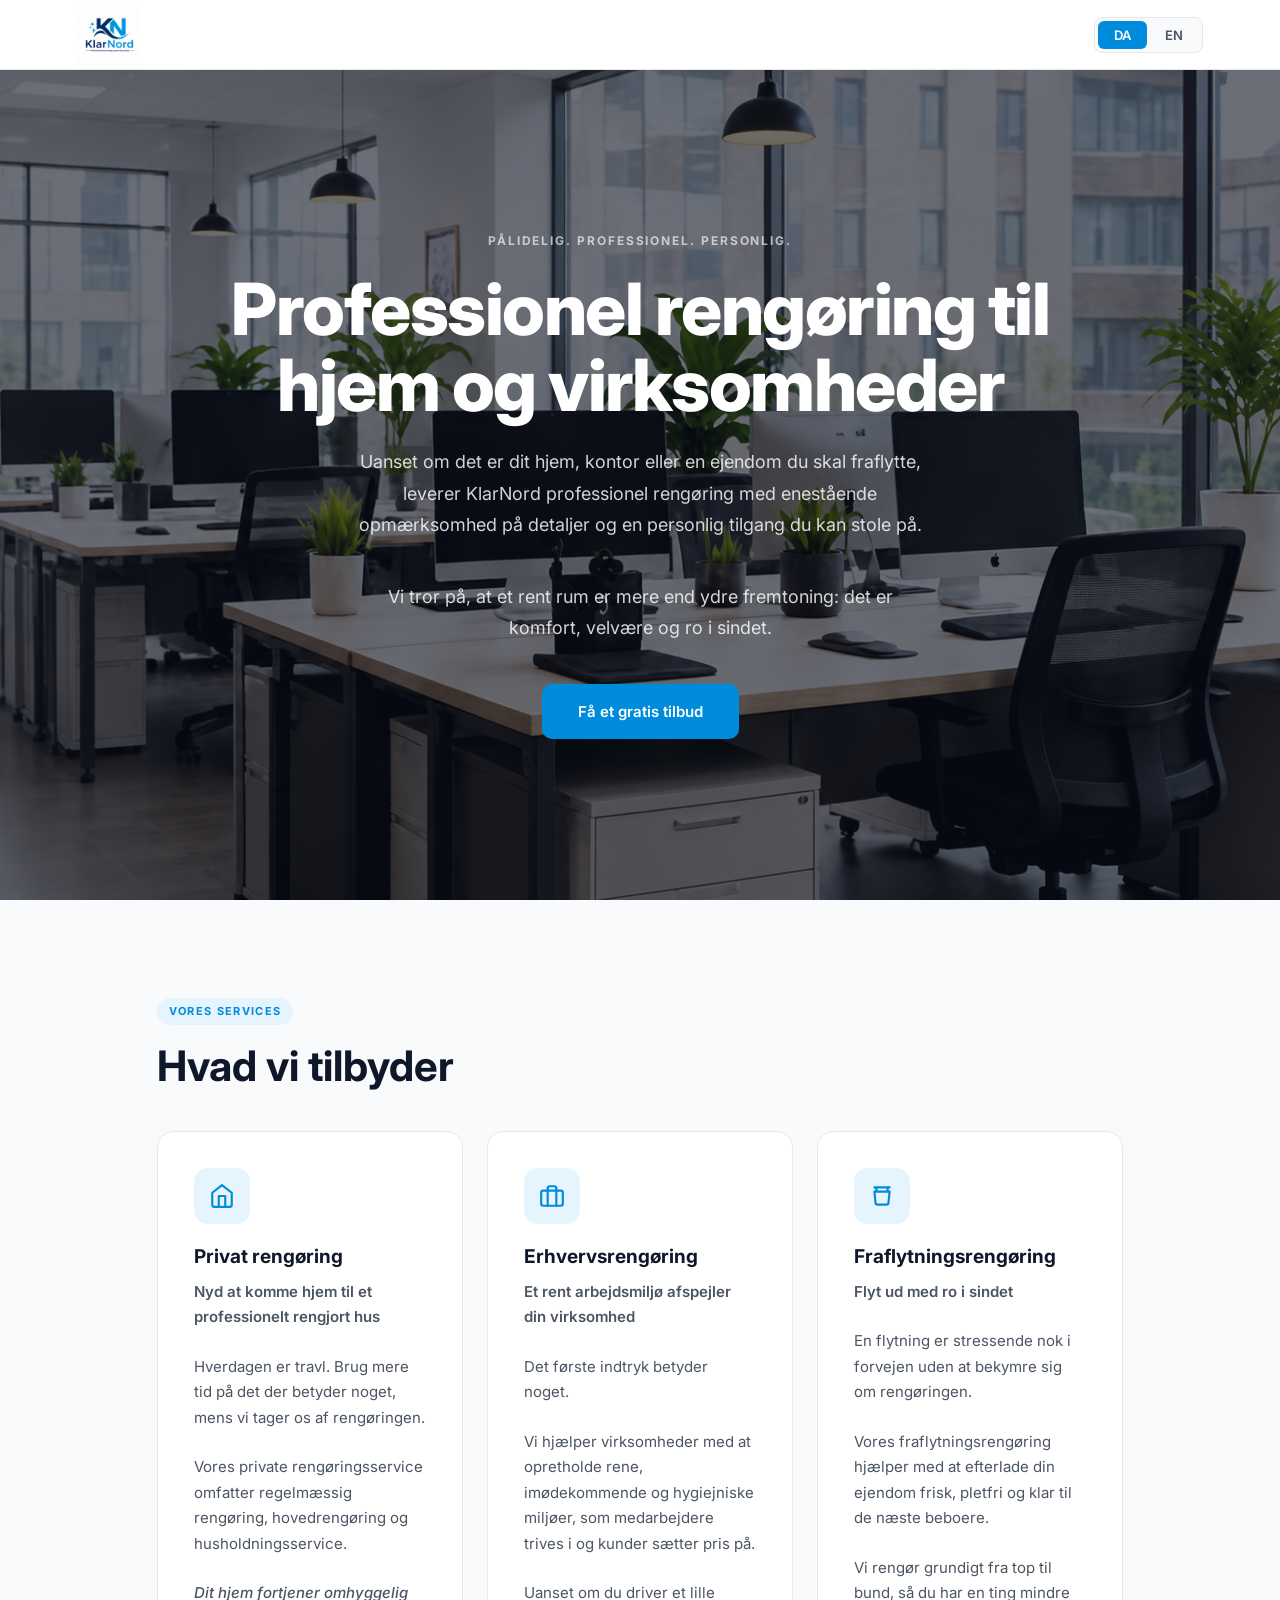
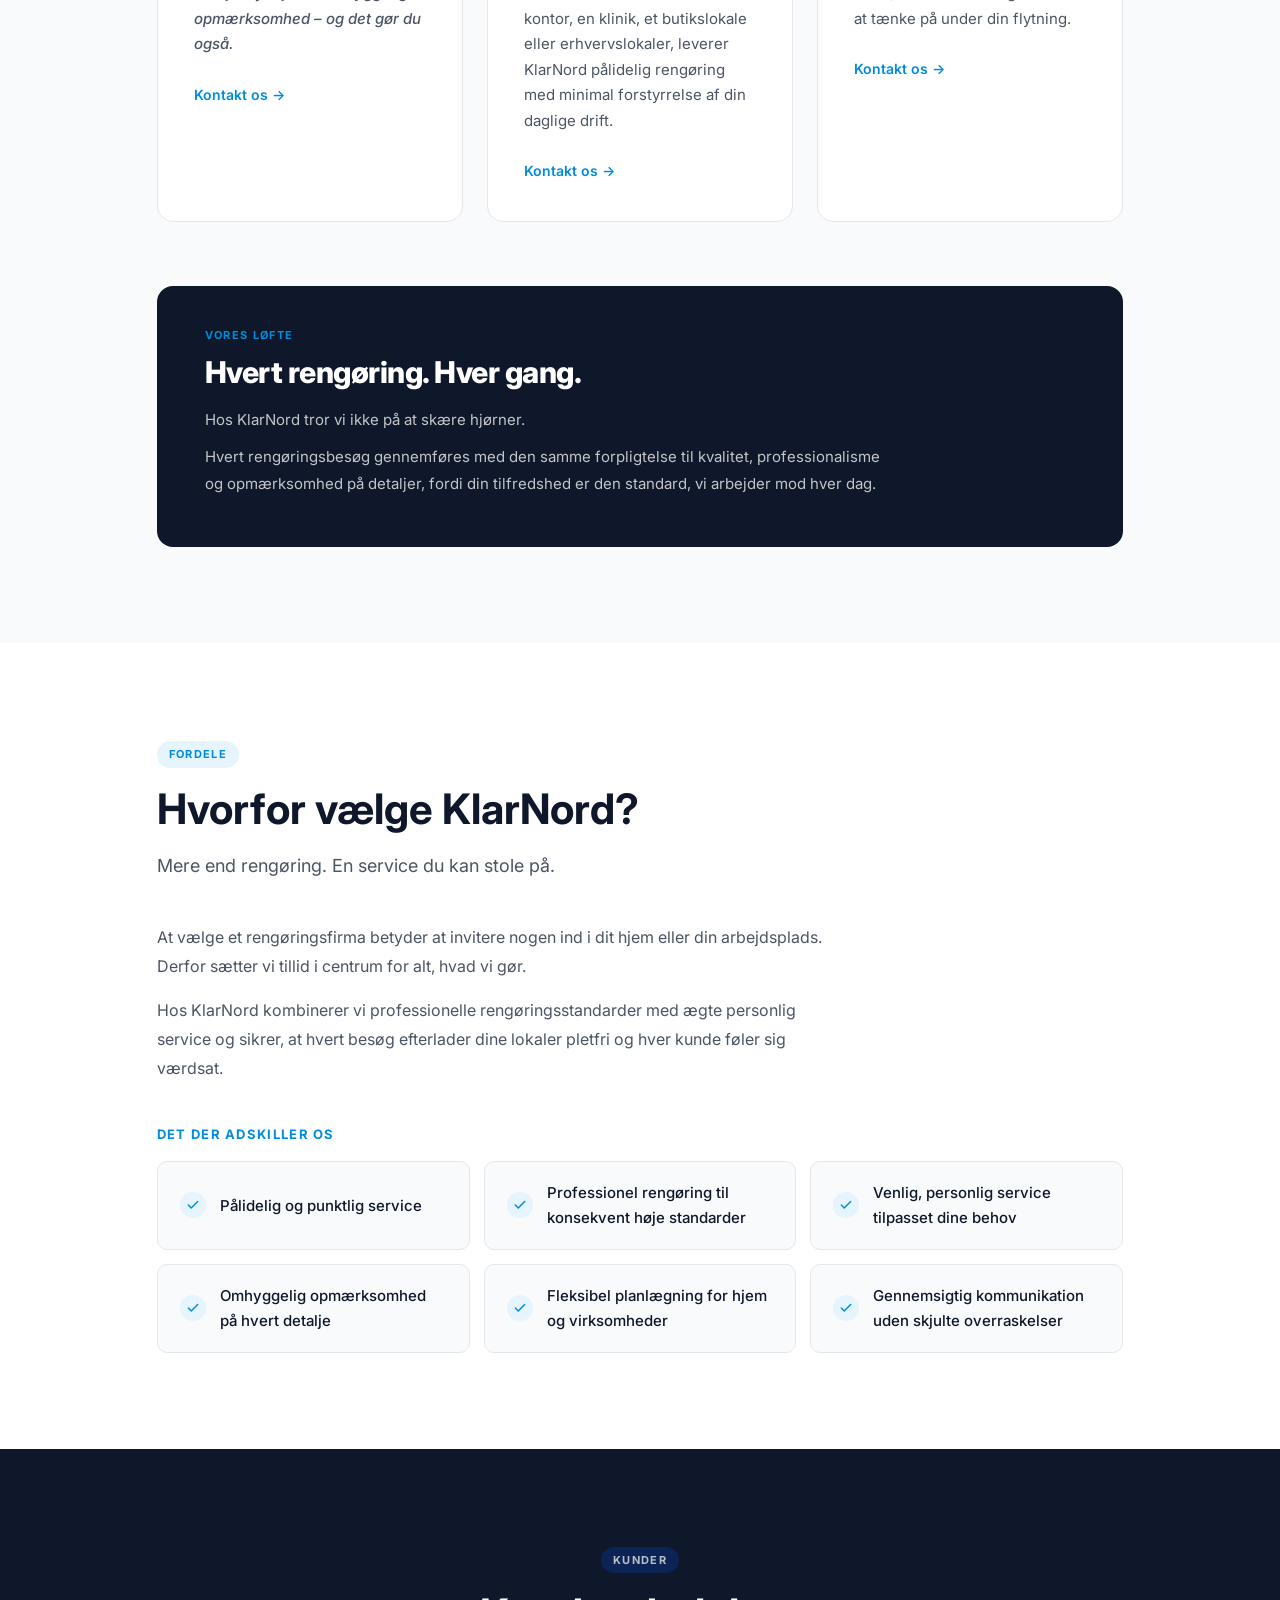
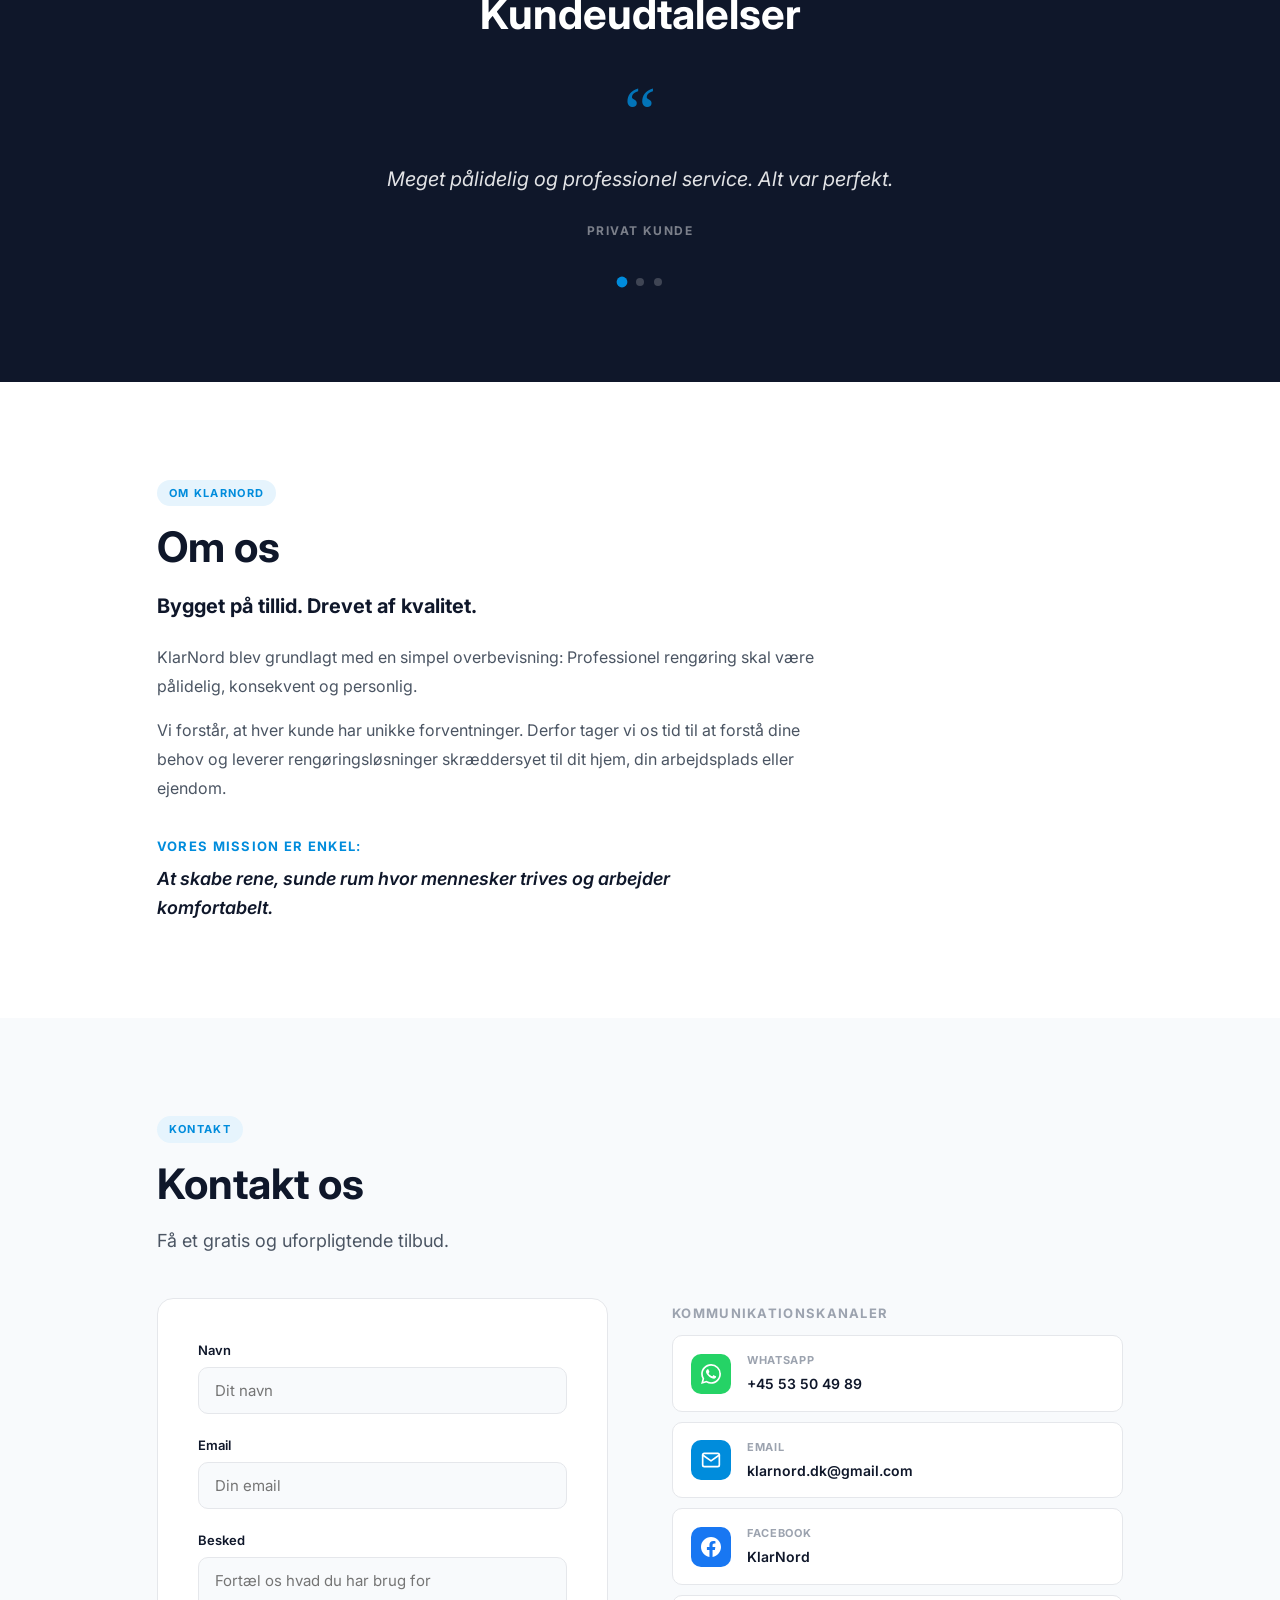
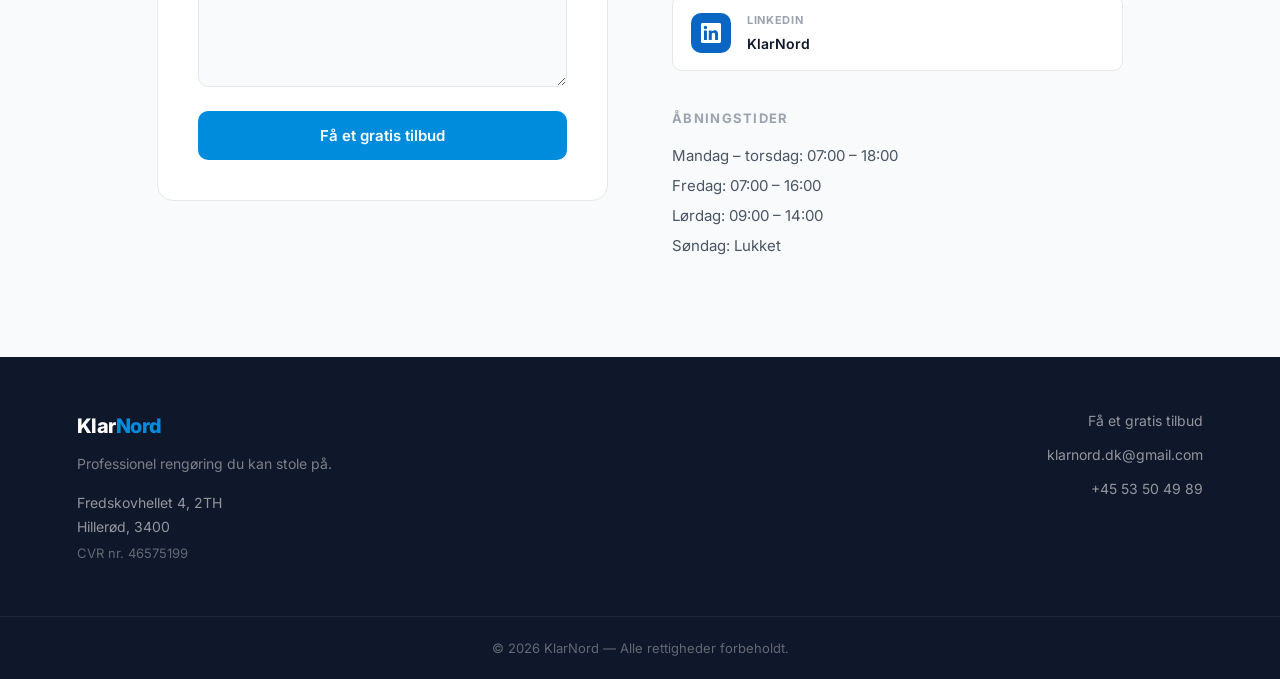
<file: index.html>
<!DOCTYPE html>
<html lang="da">
<head>
<meta charset="UTF-8">
<meta name="viewport" content="width=device-width, initial-scale=1">

<!-- Primary meta -->
<title>KlarNord – Professionel Rengøring til Hjem &amp; Virksomheder</title>
<meta name="description" content="KlarNord tilbyder professionel rengøring til private hjem, kontorer og fraflytning i Danmark. Pålidelig, fleksibel og personlig service. Få et gratis tilbud i dag.">
<meta name="robots" content="index, follow">
<link rel="icon" type="image/jpeg" href="/logo.jpg">
<link rel="apple-touch-icon" href="/logo.jpg">
<link rel="canonical" href="https://klarnord.com/">

<!-- hreflang: bilingual site, same URL -->
<link rel="alternate" hreflang="da" href="https://klarnord.com/">
<link rel="alternate" hreflang="en" href="https://klarnord.com/">
<link rel="alternate" hreflang="x-default" href="https://klarnord.com/">

<!-- Open Graph -->
<meta property="og:type" content="website">
<meta property="og:site_name" content="KlarNord">
<meta property="og:title" content="KlarNord – Professionel Rengøring til Hjem &amp; Virksomheder">
<meta property="og:description" content="Pålidelig og personlig rengøringsservice til private og erhverv i Danmark. Kontakt os for et gratis tilbud.">
<meta property="og:image" content="https://klarnord.com/hero-bg.png">
<meta property="og:url" content="https://klarnord.com/">
<meta property="og:locale" content="da_DK">
<meta property="og:locale:alternate" content="en_US">

<!-- Twitter / X card -->
<meta name="twitter:card" content="summary_large_image">
<meta name="twitter:title" content="KlarNord – Professionel Rengøring">
<meta name="twitter:description" content="Pålidelig og personlig rengøringsservice til private og erhverv i Danmark.">
<meta name="twitter:image" content="https://klarnord.com/hero-bg.png">

<!-- Fonts -->
<link rel="preconnect" href="https://fonts.googleapis.com">
<link rel="preconnect" href="https://fonts.gstatic.com" crossorigin>
<link href="https://fonts.googleapis.com/css2?family=Inter:wght@400;500;600;700;800&display=swap" rel="stylesheet">
<link rel="stylesheet" href="style.css">

<!-- Local business structured data -->
<script type="application/ld+json">
{
  "@context": "https://schema.org",
  "@type": "CleaningService",
  "name": "KlarNord",
  "description": "Professionel rengøring til private hjem, kontorer og fraflytning i Danmark.",
  "url": "https://klarnord.com",
  "telephone": "+4553504989",
  "email": "klarnord.dk@gmail.com",
  "address": {
    "@type": "PostalAddress",
    "streetAddress": "Fredskovhellet 4, 2TH",
    "addressLocality": "Hillerød",
    "postalCode": "3400",
    "addressCountry": "DK"
  },
  "areaServed": {
    "@type": "Country",
    "name": "Denmark"
  },
  "openingHoursSpecification": [
    {
      "@type": "OpeningHoursSpecification",
      "dayOfWeek": ["Monday","Tuesday","Wednesday","Thursday"],
      "opens": "07:00",
      "closes": "18:00"
    },
    {
      "@type": "OpeningHoursSpecification",
      "dayOfWeek": "Friday",
      "opens": "07:00",
      "closes": "16:00"
    },
    {
      "@type": "OpeningHoursSpecification",
      "dayOfWeek": "Saturday",
      "opens": "09:00",
      "closes": "14:00"
    }
  ],
  "sameAs": [
    "https://www.facebook.com/people/KlarNord/61591085524537/",
    "https://www.linkedin.com/company/klarnord"
  ],
  "hasOfferCatalog": {
    "@type": "OfferCatalog",
    "name": "Rengøringsservices",
    "itemListElement": [
      {
        "@type": "Offer",
        "itemOffered": { "@type": "Service", "name": "Privat rengøring" }
      },
      {
        "@type": "Offer",
        "itemOffered": { "@type": "Service", "name": "Erhvervsrengøring" }
      },
      {
        "@type": "Offer",
        "itemOffered": { "@type": "Service", "name": "Fraflytningsrengøring" }
      }
    ]
  }
}
</script>
</head>
<body>

<!-- TOPBAR -->
<header class="topbar">
  <a class="logo" href="/">
    <img src="logo.jpg" alt="KlarNord" class="logo-img">
  </a>
  <div class="lang-switch">
    <button class="lang-btn active" id="btn-da" onclick="setLang('da')">DA</button>
    <button class="lang-btn" id="btn-en" onclick="setLang('en')">EN</button>
  </div>
</header>

<!-- HERO -->
<section class="hero">
  <div class="hero-inner">
    <p class="hero-eyebrow" data-i18n="hero_sub"></p>
    <h1 data-i18n="hero_title"></h1>
    <p class="hero-body" data-i18n="hero_text"></p>
    <p class="hero-body" data-i18n="hero_text_2"></p>
    <a href="#contact" class="btn" data-i18n="cta"></a>
  </div>
</section>

<!-- SERVICES -->
<section class="services">
  <div class="section-inner">
    <p class="section-label" data-i18n="services_label"></p>
    <h2 data-i18n="services_title"></h2>

    <div class="cards fade-up">

      <div class="card">
        <div class="card-icon">
          <svg width="26" height="26" viewBox="0 0 24 24" fill="none" stroke="currentColor" stroke-width="2" stroke-linecap="round" stroke-linejoin="round" aria-hidden="true">
            <path d="M3 9l9-7 9 7v11a2 2 0 0 1-2 2H5a2 2 0 0 1-2-2z"/>
            <polyline points="9 22 9 12 15 12 15 22"/>
          </svg>
        </div>
        <h3 data-i18n="services_res_title_1"></h3>
        <p class="card-subtitle" data-i18n="services_res_subtitle_1"></p>
        <p class="card-body" data-i18n="services_res_body_1a"></p>
        <p class="card-body" data-i18n="services_res_body_1b"></p>
        <p class="card-tagline" data-i18n="services_res_tagline_1"></p>
        <a href="#contact" class="card-link" data-i18n="card_cta"></a>
      </div>

      <div class="card">
        <div class="card-icon">
          <svg width="26" height="26" viewBox="0 0 24 24" fill="none" stroke="currentColor" stroke-width="2" stroke-linecap="round" stroke-linejoin="round" aria-hidden="true">
            <rect x="2" y="7" width="20" height="14" rx="2"/>
            <path d="M16 21V5a2 2 0 0 0-2-2h-4a2 2 0 0 0-2 2v16"/>
          </svg>
        </div>
        <h3 data-i18n="services_res_title_2"></h3>
        <p class="card-subtitle" data-i18n="services_res_subtitle_2"></p>
        <p class="card-body" data-i18n="services_res_body_2a"></p>
        <p class="card-body" data-i18n="services_res_body_2b"></p>
        <p class="card-body" data-i18n="services_res_body_2c"></p>
        <a href="#contact" class="card-link" data-i18n="card_cta"></a>
      </div>

      <div class="card">
        <div class="card-icon">
          <svg width="26" height="26" viewBox="0 0 24 24" fill="none" stroke="currentColor" stroke-width="2" stroke-linecap="round" stroke-linejoin="round" aria-hidden="true">
            <path d="M5 8h14M5 8a2 2 0 1 0 0-4h14a2 2 0 1 0 0 4M5 8l1 10a2 2 0 0 0 2 2h8a2 2 0 0 0 2-2l1-10"/>
          </svg>
        </div>
        <h3 data-i18n="services_res_title_3"></h3>
        <p class="card-subtitle" data-i18n="services_res_subtitle_3"></p>
        <p class="card-body" data-i18n="services_res_body_3a"></p>
        <p class="card-body" data-i18n="services_res_body_3b"></p>
        <p class="card-body" data-i18n="services_res_body_3c"></p>
        <a href="#contact" class="card-link" data-i18n="card_cta"></a>
      </div>

    </div>

    <!-- OUR PROMISE -->
    <div class="promise-block fade-up">
      <p class="promise-label" data-i18n="promise_label"></p>
      <h3 class="promise-title" data-i18n="promise_title"></h3>
      <p class="promise-body" data-i18n="promise_body_1"></p>
      <p class="promise-body" data-i18n="promise_body_2"></p>
    </div>

  </div>
</section>

<!-- WHY -->
<section class="why">
  <div class="section-inner">
    <p class="section-label" data-i18n="why_label"></p>
    <h2 data-i18n="why_title"></h2>
    <p class="lead-text" data-i18n="why_sub"></p>
    <p class="why-body" data-i18n="why_body_1"></p>
    <p class="why-body" data-i18n="why_body_2"></p>
    <p class="why-sets-apart" data-i18n="why_sets_apart"></p>

    <div class="why-grid fade-up">
      <div class="why-item" data-i18n="why_1"></div>
      <div class="why-item" data-i18n="why_2"></div>
      <div class="why-item" data-i18n="why_3"></div>
      <div class="why-item" data-i18n="why_4"></div>
      <div class="why-item" data-i18n="why_5"></div>
      <div class="why-item" data-i18n="why_6"></div>
    </div>
  </div>
</section>

<!-- TESTIMONIALS -->
<section class="testimonials">
  <div class="section-inner">
    <p class="section-label" data-i18n="testimonials_label"></p>
    <h2 data-i18n="testimonials_title"></h2>

    <div class="testimonial-slider">

      <div class="testimonial active">
        <span class="quote-icon">&ldquo;</span>
        <p data-i18n="testimonial_1"></p>
        <span class="testimonial-role" data-i18n="testimonial_role_1"></span>
      </div>

      <div class="testimonial">
        <span class="quote-icon">&ldquo;</span>
        <p data-i18n="testimonial_2"></p>
        <span class="testimonial-role" data-i18n="testimonial_role_2"></span>
      </div>

      <div class="testimonial">
        <span class="quote-icon">&ldquo;</span>
        <p data-i18n="testimonial_3"></p>
        <span class="testimonial-role" data-i18n="testimonial_role_3"></span>
      </div>

    </div>

    <div class="dots">
      <button class="dot active" onclick="showTestimonial(0)" aria-label="Testimonial 1"></button>
      <button class="dot" onclick="showTestimonial(1)" aria-label="Testimonial 2"></button>
      <button class="dot" onclick="showTestimonial(2)" aria-label="Testimonial 3"></button>
    </div>
  </div>
</section>

<!-- ABOUT -->
<section class="about fade-up">
  <div class="section-inner">
    <p class="section-label" data-i18n="about_label"></p>
    <h2 data-i18n="about_title"></h2>
    <p class="about-subtitle" data-i18n="about_subtitle"></p>
    <p class="about-body" data-i18n="about_text"></p>
    <p class="about-body" data-i18n="about_text_2"></p>
    <p class="about-mission-lead" data-i18n="about_mission_lead"></p>
    <p class="about-mission" data-i18n="about_mission"></p>
  </div>
</section>

<!-- CONTACT -->
<section id="contact" class="contact-section">
  <div class="section-inner">
    <p class="section-label" data-i18n="contact_label"></p>
    <h2 data-i18n="contact_title"></h2>
    <p class="lead-text" data-i18n="contact_intro"></p>

    <div class="contact-grid">

      <!-- FORM -->
      <form name="contact" method="POST" data-netlify="true" action="/thank-you.html">
        <input type="hidden" name="form-name" value="contact">

        <div class="form-group">
          <label data-i18n="form_name_label"></label>
          <input type="text" name="name" data-placeholder="form_name" required>
        </div>

        <div class="form-group">
          <label data-i18n="form_email_label"></label>
          <input type="email" name="email" data-placeholder="form_email" required>
        </div>

        <div class="form-group">
          <label data-i18n="form_message_label"></label>
          <textarea name="message" rows="5" data-placeholder="form_message" required></textarea>
        </div>

        <button type="submit" class="btn" data-i18n="cta"></button>
      </form>

      <!-- CONTACT INFO -->
      <div class="contact-info">

        <div class="contact-channels">
          <h3 data-i18n="channels_title"></h3>
          <div class="channel-grid">

            <a class="channel whatsapp" href="https://wa.me/4553504989" target="_blank" rel="noopener noreferrer">
              <div class="channel-icon" aria-hidden="true">
                <svg width="20" height="20" viewBox="0 0 24 24" fill="currentColor"><path d="M17.472 14.382c-.297-.149-1.758-.867-2.03-.967-.273-.099-.471-.148-.67.15-.197.297-.767.966-.94 1.164-.173.199-.347.223-.644.075-.297-.15-1.255-.463-2.39-1.475-.883-.788-1.48-1.761-1.653-2.059-.173-.297-.018-.458.13-.606.134-.133.298-.347.446-.52.149-.174.198-.298.298-.497.099-.198.05-.371-.025-.52-.075-.149-.669-1.612-.916-2.207-.242-.579-.487-.5-.669-.51-.173-.008-.371-.01-.57-.01-.198 0-.52.074-.792.372-.272.297-1.04 1.016-1.04 2.479 0 1.462 1.065 2.875 1.213 3.074.149.198 2.096 3.2 5.077 4.487.709.306 1.262.489 1.694.625.712.227 1.36.195 1.871.118.571-.085 1.758-.719 2.006-1.413.248-.694.248-1.289.173-1.413-.074-.124-.272-.198-.57-.347m-5.421 7.403h-.004a9.87 9.87 0 01-5.031-1.378l-.361-.214-3.741.982.998-3.648-.235-.374a9.86 9.86 0 01-1.51-5.26c.001-5.45 4.436-9.884 9.888-9.884 2.64 0 5.122 1.03 6.988 2.898a9.825 9.825 0 012.893 6.994c-.003 5.45-4.437 9.884-9.885 9.884m8.413-18.297A11.815 11.815 0 0012.05 0C5.495 0 .16 5.335.157 11.892c0 2.096.547 4.142 1.588 5.945L.057 24l6.305-1.654a11.882 11.882 0 005.683 1.448h.005c6.554 0 11.89-5.335 11.893-11.893a11.821 11.821 0 00-3.48-8.413z"/></svg>
              </div>
              <div>
                <div class="label">WhatsApp</div>
                <div class="value">+45 53 50 49 89</div>
              </div>
            </a>

            <a class="channel email-ch" href="mailto:klarnord.dk@gmail.com">
              <div class="channel-icon" aria-hidden="true">
                <svg width="20" height="20" viewBox="0 0 24 24" fill="none" stroke="currentColor" stroke-width="2" stroke-linecap="round" stroke-linejoin="round"><path d="M4 4h16c1.1 0 2 .9 2 2v12c0 1.1-.9 2-2 2H4c-1.1 0-2-.9-2-2V6c0-1.1.9-2 2-2z"/><polyline points="22,6 12,13 2,6"/></svg>
              </div>
              <div>
                <div class="label">Email</div>
                <div class="value">klarnord.dk@gmail.com</div>
              </div>
            </a>

            <a class="channel facebook" href="https://www.facebook.com/people/KlarNord/61591085524537/" target="_blank" rel="noopener noreferrer">
              <div class="channel-icon" aria-hidden="true">
                <svg width="20" height="20" viewBox="0 0 24 24" fill="currentColor"><path d="M24 12.073c0-6.627-5.373-12-12-12s-12 5.373-12 12c0 5.99 4.388 10.954 10.125 11.854v-8.385H7.078v-3.47h3.047V9.43c0-3.007 1.792-4.669 4.533-4.669 1.312 0 2.686.235 2.686.235v2.953H15.83c-1.491 0-1.956.925-1.956 1.874v2.25h3.328l-.532 3.47h-2.796v8.385C19.612 23.027 24 18.062 24 12.073z"/></svg>
              </div>
              <div>
                <div class="label">Facebook</div>
                <div class="value">KlarNord</div>
              </div>
            </a>

            <a class="channel linkedin" href="https://www.linkedin.com/company/klarnord" target="_blank" rel="noopener noreferrer">
              <div class="channel-icon" aria-hidden="true">
                <svg width="20" height="20" viewBox="0 0 24 24" fill="currentColor"><path d="M20.447 20.452h-3.554v-5.569c0-1.328-.027-3.037-1.852-3.037-1.853 0-2.136 1.445-2.136 2.939v5.667H9.351V9h3.414v1.561h.046c.477-.9 1.637-1.85 3.37-1.85 3.601 0 4.267 2.37 4.267 5.455v6.286zM5.337 7.433a2.062 2.062 0 01-2.063-2.065 2.064 2.064 0 112.063 2.065zm1.782 13.019H3.555V9h3.564v11.452zM22.225 0H1.771C.792 0 0 .774 0 1.729v20.542C0 23.227.792 24 1.771 24h20.451C23.2 24 24 23.227 24 22.271V1.729C24 .774 23.2 0 22.222 0h.003z"/></svg>
              </div>
              <div>
                <div class="label">LinkedIn</div>
                <div class="value">KlarNord</div>
              </div>
            </a>

          </div>
        </div>

        <div class="hours-block">
          <h3 data-i18n="hours_title"></h3>
          <p data-i18n="hours"></p>
        </div>

      </div>
    </div>
  </div>
</section>

<!-- FOOTER -->
<footer>
  <div class="footer-inner">
    <div class="footer-brand">
      <a class="logo" href="/"><span class="logo-text">Klar<span class="logo-accent">Nord</span></span></a>
      <p data-i18n="footer_tagline"></p>
      <p class="footer-address">Fredskovhellet 4, 2TH<br>Hillerød, 3400</p>
      <p class="footer-cvr" data-i18n="footer_cvr"></p>
    </div>
    <div class="footer-links">
      <a href="#contact" data-i18n="cta"></a>
      <a href="mailto:klarnord.dk@gmail.com">klarnord.dk@gmail.com</a>
      <a href="https://wa.me/4553504989" target="_blank" rel="noopener noreferrer">+45 53 50 49 89</a>
    </div>
  </div>
  <div class="footer-bottom">
    <p>© 2026 KlarNord — <span data-i18n="footer_rights"></span></p>
  </div>
</footer>

<!-- SCRIPTS -->
<script>
// Testimonial slider
const testimonials = document.querySelectorAll(".testimonial");
const dots = document.querySelectorAll(".dot");
let testimonialIndex = 0;

function showTestimonial(i) {
  testimonials.forEach(t => t.classList.remove("active"));
  dots.forEach(d => d.classList.remove("active"));
  testimonials[i].classList.add("active");
  dots[i].classList.add("active");
  testimonialIndex = i;
}

let autoplay = setInterval(advance, 6000);

function advance() {
  showTestimonial((testimonialIndex + 1) % testimonials.length);
}

function resetAutoplay() {
  clearInterval(autoplay);
  autoplay = setInterval(advance, 6000);
}

// Touch swipe
const slider = document.querySelector(".testimonial-slider");
let touchStartX = 0;

slider.addEventListener("touchstart", e => {
  touchStartX = e.changedTouches[0].clientX;
  clearInterval(autoplay);
}, { passive: true });

slider.addEventListener("touchend", e => {
  const delta = touchStartX - e.changedTouches[0].clientX;
  if (Math.abs(delta) > 50) {
    showTestimonial(delta > 0
      ? (testimonialIndex + 1) % testimonials.length
      : (testimonialIndex - 1 + testimonials.length) % testimonials.length);
  }
  resetAutoplay();
}, { passive: true });

// Scroll fade-in animations
const observer = new IntersectionObserver((entries) => {
  entries.forEach(e => {
    if (e.isIntersecting) {
      e.target.classList.add("visible");
      observer.unobserve(e.target);
    }
  });
}, { threshold: 0.08 });

document.querySelectorAll(".fade-up").forEach(el => observer.observe(el));
</script>

<script>
const translations = {
  da: {
    hero_title: "Professionel rengøring til hjem og virksomheder",
    hero_sub: "Pålidelig. Professionel. Personlig.",
    hero_text:
      "Uanset om det er dit hjem, kontor eller en ejendom du skal fraflytte, leverer KlarNord professionel rengøring med enestående opmærksomhed på detaljer og en personlig tilgang du kan stole på.",
    hero_text_2:
      "Vi tror på, at et rent rum er mere end ydre fremtoning: det er komfort, velvære og ro i sindet.",

    cta: "Få et gratis tilbud",

    stat_clients: "Tilfredse kunder",
    stat_years: "Års erfaring",
    stat_guarantee: "Tilfredshedsgaranti",

    about_label: "Om KlarNord",
    about_title: "Om os",
    about_subtitle: "Bygget på tillid. Drevet af kvalitet.",
    about_text:
      "KlarNord blev grundlagt med en simpel overbevisning: Professionel rengøring skal være pålidelig, konsekvent og personlig.",
    about_text_2:
      "Vi forstår, at hver kunde har unikke forventninger. Derfor tager vi os tid til at forstå dine behov og leverer rengøringsløsninger skræddersyet til dit hjem, din arbejdsplads eller ejendom.",
    about_mission_lead: "Vores mission er enkel:",
    about_mission:
      "At skabe rene, sunde rum hvor mennesker trives og arbejder komfortabelt.",

    services_label: "Vores services",
    services_title: "Hvad vi tilbyder",

    services_res_title_1: "Privat rengøring",
    services_res_subtitle_1: "Nyd at komme hjem til et professionelt rengjort hus",
    services_res_body_1a: "Hverdagen er travl. Brug mere tid på det der betyder noget, mens vi tager os af rengøringen.",
    services_res_body_1b: "Vores private rengøringsservice omfatter regelmæssig rengøring, hovedrengøring og husholdningsservice.",
    services_res_tagline_1: "Dit hjem fortjener omhyggelig opmærksomhed – og det gør du også.",

    services_res_title_2: "Erhvervsrengøring",
    services_res_subtitle_2: "Et rent arbejdsmiljø afspejler din virksomhed",
    services_res_body_2a: "Det første indtryk betyder noget.",
    services_res_body_2b: "Vi hjælper virksomheder med at opretholde rene, imødekommende og hygiejniske miljøer, som medarbejdere trives i og kunder sætter pris på.",
    services_res_body_2c: "Uanset om du driver et lille kontor, en klinik, et butikslokale eller erhvervslokaler, leverer KlarNord pålidelig rengøring med minimal forstyrrelse af din daglige drift.",

    services_res_title_3: "Fraflytningsrengøring",
    services_res_subtitle_3: "Flyt ud med ro i sindet",
    services_res_body_3a: "En flytning er stressende nok i forvejen uden at bekymre sig om rengøringen.",
    services_res_body_3b: "Vores fraflytningsrengøring hjælper med at efterlade din ejendom frisk, pletfri og klar til de næste beboere.",
    services_res_body_3c: "Vi rengør grundigt fra top til bund, så du har en ting mindre at tænke på under din flytning.",

    promise_label: "Vores løfte",
    promise_title: "Hvert rengøring. Hver gang.",
    promise_body_1: "Hos KlarNord tror vi ikke på at skære hjørner.",
    promise_body_2: "Hvert rengøringsbesøg gennemføres med den samme forpligtelse til kvalitet, professionalisme og opmærksomhed på detaljer, fordi din tilfredshed er den standard, vi arbejder mod hver dag.",

    card_cta: "Kontakt os",

    testimonials_label: "Kunder",
    testimonials_title: "Kundeudtalelser",
    testimonial_1: "Meget pålidelig og professionel service. Alt var perfekt.",
    testimonial_2: "Fantastisk kommunikation og stor opmærksomhed på detaljer.",
    testimonial_3: "Den bedste rengøringsservice vi har brugt.",
    testimonial_role_1: "Privat kunde",
    testimonial_role_2: "Kontor kunde",
    testimonial_role_3: "Ejendomsadministrator",

    why_label: "Fordele",
    why_title: "Hvorfor vælge KlarNord?",
    why_sub: "Mere end rengøring. En service du kan stole på.",
    why_body_1: "At vælge et rengøringsfirma betyder at invitere nogen ind i dit hjem eller din arbejdsplads. Derfor sætter vi tillid i centrum for alt, hvad vi gør.",
    why_body_2: "Hos KlarNord kombinerer vi professionelle rengøringsstandarder med ægte personlig service og sikrer, at hvert besøg efterlader dine lokaler pletfri og hver kunde føler sig værdsat.",
    why_sets_apart: "Det der adskiller os",

    why_1: "Pålidelig og punktlig service",
    why_2: "Professionel rengøring til konsekvent høje standarder",
    why_3: "Venlig, personlig service tilpasset dine behov",
    why_4: "Omhyggelig opmærksomhed på hvert detalje",
    why_5: "Fleksibel planlægning for hjem og virksomheder",
    why_6: "Gennemsigtig kommunikation uden skjulte overraskelser",

    contact_label: "Kontakt",
    contact_title: "Kontakt os",
    contact_intro: "Få et gratis og uforpligtende tilbud.",

    form_name_label: "Navn",
    form_name: "Dit navn",
    form_email_label: "Email",
    form_email: "Din email",
    form_message_label: "Besked",
    form_message: "Fortæl os hvad du har brug for",

    channels_title: "Kommunikationskanaler",

    hours_title: "Åbningstider",
    hours:
      "Mandag – torsdag: 07:00 – 18:00\nFredag: 07:00 – 16:00\nLørdag: 09:00 – 14:00\nSøndag: Lukket",

    footer_tagline: "Professionel rengøring du kan stole på.",
    footer_cvr: "CVR nr. 46575199",
    footer_rights: "Alle rettigheder forbeholdt."
  },

  en: {
    hero_title: "Professional Cleaning for Homes & Businesses",
    hero_sub: "Reliable. Professional. Personal.",
    hero_text:
      "Whether it's your home, office, or property you're preparing to move out of, KlarNord delivers professional cleaning services with exceptional attention to detail and a personal approach you can rely on.",
    hero_text_2:
      "We believe a clean space is more than appearance: it's comfort, wellbeing, and peace of mind.",

    cta: "Get a Free Quote",

    stat_clients: "Happy clients",
    stat_years: "Years of experience",
    stat_guarantee: "Satisfaction guarantee",

    about_label: "About KlarNord",
    about_title: "About Us",
    about_subtitle: "Built on Trust. Driven by Quality.",
    about_text:
      "KlarNord was founded with a simple belief: Professional cleaning should be reliable, consistent, and personal.",
    about_text_2:
      "We understand that every customer has unique expectations. That's why we take the time to understand your needs and provide cleaning solutions tailored to your home, workplace, or property.",
    about_mission_lead: "Our mission is simple:",
    about_mission:
      "To create clean, healthy spaces where people feel comfortable living and working.",

    services_label: "Our Services",
    services_title: "What We Offer",

    services_res_title_1: "Residential Cleaning",
    services_res_subtitle_1: "Enjoy Coming Home to a Professionally Cleaned House",
    services_res_body_1a: "Life is busy. Spend more time doing what matters while we take care of the cleaning.",
    services_res_body_1b: "Our residential cleaning services include regular cleaning, deep cleaning, and housekeeping.",
    services_res_tagline_1: "Your home deserves careful attention and so do you.",

    services_res_title_2: "Commercial Cleaning",
    services_res_subtitle_2: "A Clean Workplace Reflects Your Business",
    services_res_body_2a: "First impressions matter.",
    services_res_body_2b: "We help businesses maintain clean, welcoming, and hygienic environments that employees enjoy working in and customers appreciate visiting.",
    services_res_body_2c: "Whether you operate a small office, clinic, retail space, or commercial premises, KlarNord delivers dependable cleaning with minimal disruption to your daily operations.",

    services_res_title_3: "Move-Out Cleaning",
    services_res_subtitle_3: "Move Out with Confidence",
    services_res_body_3a: "Moving is stressful enough without worrying about the cleaning.",
    services_res_body_3b: "Our move-out cleaning service helps leave your property fresh, spotless, and ready for its next occupants.",
    services_res_body_3c: "We clean thoroughly from top to bottom, giving you one less thing to think about during your move.",

    promise_label: "Our Promise",
    promise_title: "Every Clean. Every Time.",
    promise_body_1: "At KlarNord, we don't believe in cutting corners.",
    promise_body_2: "Every cleaning visit is completed with the same commitment to quality, professionalism, and attention to detail, because your satisfaction is the standard we work towards every day.",

    card_cta: "Contact us",

    testimonials_label: "Clients",
    testimonials_title: "What Our Clients Say",
    testimonial_1: "Very professional and reliable service. Everything was spotless.",
    testimonial_2: "Excellent communication and great attention to detail.",
    testimonial_3: "Best cleaning service we've used.",
    testimonial_role_1: "Private Client",
    testimonial_role_2: "Office Client",
    testimonial_role_3: "Property Manager",

    why_label: "Benefits",
    why_title: "Why Choose KlarNord?",
    why_sub: "More Than Cleaning. A Service You Can Trust.",
    why_body_1: "Choosing a cleaning company means inviting someone into your home or workplace. That's why we place trust at the heart of everything we do.",
    why_body_2: "At KlarNord, we combine professional cleaning standards with genuine personal service, ensuring every visit leaves your space spotless and every customer feeling valued.",
    why_sets_apart: "What sets us apart",

    why_1: "Reliable and punctual service",
    why_2: "Professional cleaning to consistently high standards",
    why_3: "Friendly, personal service tailored to your needs",
    why_4: "Careful attention to every detail",
    why_5: "Flexible scheduling for homes and businesses",
    why_6: "Transparent communication with no hidden surprises",

    contact_label: "Contact",
    contact_title: "Get In Touch",
    contact_intro: "Get a free, no-obligation quote today.",

    form_name_label: "Name",
    form_name: "Your name",
    form_email_label: "Email",
    form_email: "Your email",
    form_message_label: "Message",
    form_message: "Tell us what you need",

    channels_title: "Communication Channels",

    hours_title: "Opening Hours",
    hours:
      "Monday – Thursday: 07:00 – 18:00\nFriday: 07:00 – 16:00\nSaturday: 09:00 – 14:00\nSunday: Closed",

    footer_tagline: "Professional cleaning you can trust.",
    footer_cvr: "CVR no. 46575199",
    footer_rights: "All rights reserved."
  }
};

function setLang(lang) {
  const dict = translations[lang];

  document.querySelectorAll("[data-i18n]").forEach(el => {
    const key = el.getAttribute("data-i18n");
    if (dict[key] !== undefined) el.textContent = dict[key];
  });

  document.querySelectorAll("[data-placeholder]").forEach(el => {
    const key = el.getAttribute("data-placeholder");
    if (dict[key] !== undefined) el.placeholder = dict[key];
  });

  document.querySelectorAll(".lang-btn").forEach(btn => btn.classList.remove("active"));
  const activeBtn = document.getElementById("btn-" + lang);
  if (activeBtn) activeBtn.classList.add("active");

  localStorage.setItem("lang", lang);
}

document.addEventListener("DOMContentLoaded", () => {
  setLang(localStorage.getItem("lang") || "da");
});
</script>

</body>
</html>
</file>
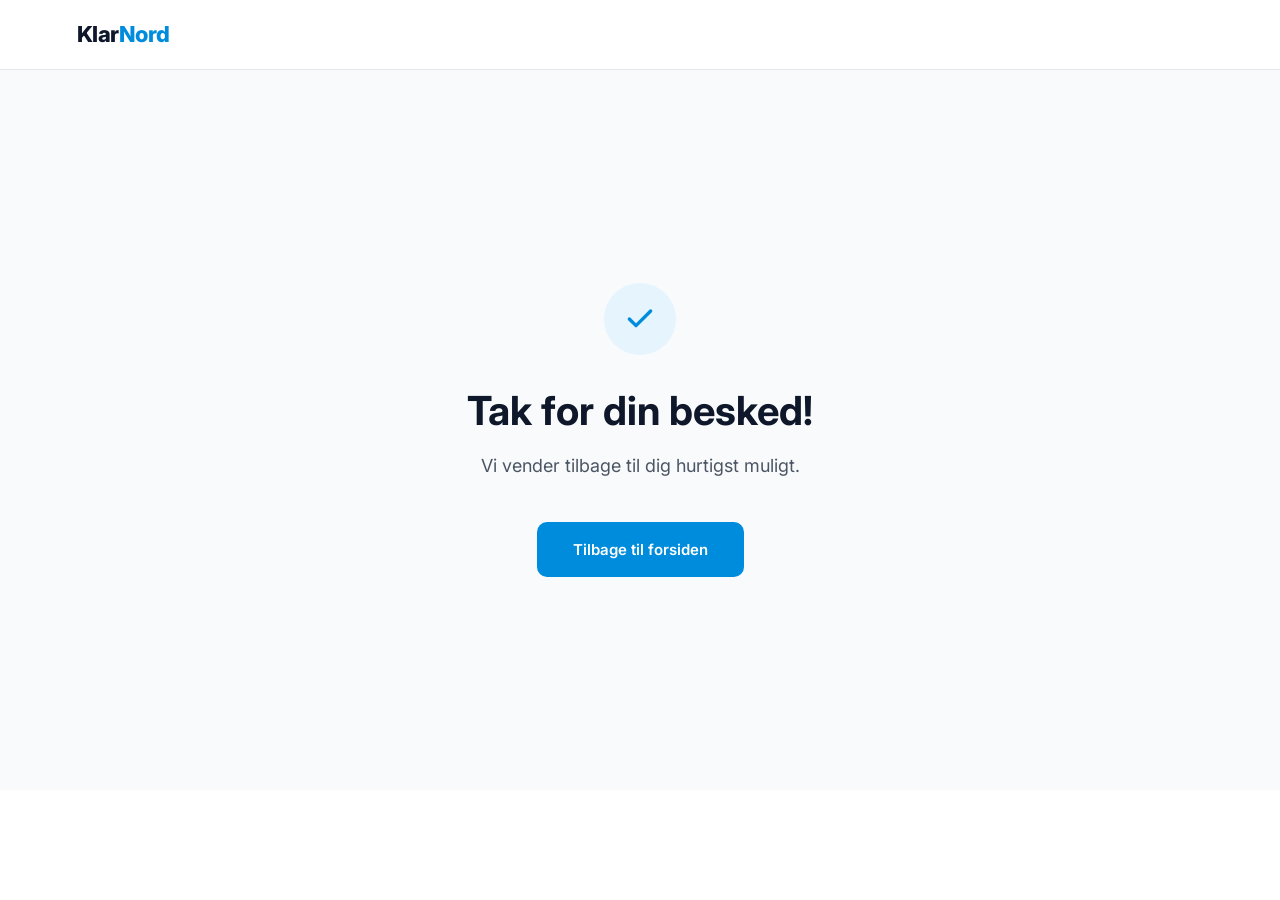
<file: thank-you.html>
<!DOCTYPE html>
<html lang="da">
<head>
<meta charset="UTF-8">
<meta name="viewport" content="width=device-width, initial-scale=1">
<title>KlarNord – Tak</title>
<meta name="robots" content="noindex, nofollow">
<link rel="icon" type="image/jpeg" href="/logo.jpg">
<link rel="apple-touch-icon" href="/logo.jpg">
<link rel="preconnect" href="https://fonts.googleapis.com">
<link rel="preconnect" href="https://fonts.gstatic.com" crossorigin>
<link href="https://fonts.googleapis.com/css2?family=Inter:wght@400;500;600;700;800&display=swap" rel="stylesheet">
<link rel="stylesheet" href="style.css">
</head>
<body>

<header class="topbar">
  <a class="logo" href="/">
    <span class="logo-text">Klar<span class="logo-accent">Nord</span></span>
  </a>
</header>

<section style="min-height:80vh; display:flex; align-items:center; justify-content:center; text-align:center; padding:64px 6%; background:var(--bg-alt);">
  <div style="max-width:520px;">
    <div style="width:72px;height:72px;background:var(--blue-light);border-radius:50%;display:flex;align-items:center;justify-content:center;margin:0 auto 32px;">
      <svg width="32" height="32" viewBox="0 0 24 24" fill="none" stroke="var(--blue)" stroke-width="2.5" stroke-linecap="round" stroke-linejoin="round" aria-hidden="true"><polyline points="20 6 9 17 4 12"/></svg>
    </div>
    <h1 style="font-size:clamp(28px,5vw,40px);margin-bottom:16px;" data-i18n="thank_title"></h1>
    <p style="font-size:18px;color:var(--text);margin-bottom:40px;" data-i18n="thank_text"></p>
    <a href="/" class="btn" data-i18n="thank_btn"></a>
  </div>
</section>

<script>
const translations = {
  da: {
    thank_title: "Tak for din besked!",
    thank_text: "Vi vender tilbage til dig hurtigst muligt.",
    thank_btn: "Tilbage til forsiden"
  },
  en: {
    thank_title: "Thank you for your message!",
    thank_text: "We will get back to you as soon as possible.",
    thank_btn: "Back to homepage"
  }
};

function setLang(lang) {
  const dict = translations[lang];
  document.querySelectorAll("[data-i18n]").forEach(el => {
    const key = el.getAttribute("data-i18n");
    if (dict[key] !== undefined) el.textContent = dict[key];
  });
}

setLang(localStorage.getItem("lang") || "da");
</script>

</body>
</html>
</file>
<file: style.css>
/* ==========================================
   DESIGN TOKENS
========================================== */
:root {
  --blue: #008cdc;
  --blue-hover: #0078bb;
  --blue-light: #e6f4fd;
  --dark: #0f172a;
  --text: #4b5563;
  --text-muted: #9ca3af;
  --bg: #ffffff;
  --bg-alt: #f8fafc;
  --border: #e5e7eb;
  --radius: 16px;
  --radius-sm: 10px;
  --shadow-sm: 0 2px 8px rgba(15,23,42,0.06);
  --shadow: 0 8px 32px rgba(15,23,42,0.10);
  --shadow-blue: 0 8px 28px rgba(0,140,220,0.30);
  --transition: 0.2s ease;
}

/* ==========================================
   RESET & BASE
========================================== */
*, *::before, *::after {
  margin: 0;
  padding: 0;
  box-sizing: border-box;
}

html {
  scroll-behavior: smooth;
}

body {
  font-family: 'Inter', system-ui, -apple-system, sans-serif;
  font-size: 16px;
  line-height: 1.7;
  color: var(--text);
  background: var(--bg);
  -webkit-font-smoothing: antialiased;
}

h1, h2, h3 {
  color: var(--dark);
  line-height: 1.2;
  font-weight: 700;
}

h2 {
  font-size: clamp(28px, 4vw, 42px);
  margin-bottom: 16px;
}

h3 {
  font-size: 19px;
  margin-bottom: 10px;
}

/* ==========================================
   LAYOUT UTILITIES
========================================== */
.section-inner {
  max-width: 1120px;
  margin: 0 auto;
  padding: 0 6%;
}

section {
  padding: 96px 0;
}

.section-label {
  display: inline-block;
  font-size: 11px;
  font-weight: 700;
  letter-spacing: 0.12em;
  text-transform: uppercase;
  color: var(--blue);
  background: var(--blue-light);
  padding: 4px 12px;
  border-radius: 100px;
  margin-bottom: 16px;
}

.lead-text {
  font-size: 18px;
  color: var(--text);
  max-width: 640px;
  line-height: 1.8;
  margin-bottom: 40px;
}

/* ==========================================
   SCROLL ANIMATIONS
========================================== */
.fade-up {
  opacity: 0;
  transform: translateY(28px);
  transition: opacity 0.6s ease, transform 0.6s ease;
}

.fade-up.visible {
  opacity: 1;
  transform: none;
}

@media (prefers-reduced-motion: reduce) {
  .fade-up {
    opacity: 1;
    transform: none;
  }
}

/* ==========================================
   TOPBAR
========================================== */
.topbar {
  display: flex;
  justify-content: space-between;
  align-items: center;
  padding: 0 6%;
  height: 70px;
  background: rgba(255, 255, 255, 0.92);
  backdrop-filter: blur(12px);
  -webkit-backdrop-filter: blur(12px);
  border-bottom: 1px solid var(--border);
  position: sticky;
  top: 0;
  z-index: 1000;
}

.logo {
  text-decoration: none;
}

.logo-img {
  height: 64px;
  width: auto;
  display: block;
  mix-blend-mode: multiply;
}

.logo-text {
  font-size: 22px;
  font-weight: 800;
  color: var(--dark);
  letter-spacing: -0.5px;
  font-family: inherit;
}

.logo-accent {
  color: var(--blue);
}

@media (max-width: 640px) {
  .logo-img {
    height: 50px;
  }
}

.lang-switch {
  display: flex;
  background: var(--bg-alt);
  border: 1px solid var(--border);
  border-radius: 8px;
  padding: 3px;
  gap: 2px;
}

.lang-btn {
  padding: 6px 16px;
  font-size: 13px;
  font-weight: 600;
  font-family: inherit;
  border: none;
  background: transparent;
  color: var(--text);
  border-radius: 6px;
  cursor: pointer;
  transition: background var(--transition), color var(--transition);
}

.lang-btn.active {
  background: var(--blue);
  color: white;
}

.lang-btn:not(.active):hover {
  background: var(--border);
}

/* ==========================================
   BUTTON
========================================== */
.btn {
  display: inline-block;
  background: var(--blue);
  color: white;
  padding: 15px 36px;
  font-size: 15px;
  font-weight: 600;
  font-family: inherit;
  text-decoration: none;
  border-radius: var(--radius-sm);
  border: none;
  cursor: pointer;
  transition: background var(--transition), transform var(--transition), box-shadow var(--transition);
  white-space: nowrap;
}

.btn:hover {
  background: var(--blue-hover);
  transform: translateY(-2px);
  box-shadow: var(--shadow);
}

/* ==========================================
   HERO
========================================== */
.hero {
  min-height: calc(100vh - 70px);
  background:
    linear-gradient(rgba(9, 14, 28, 0.60), rgba(9, 14, 28, 0.60)),
    url("hero-bg.png");
  background-size: cover;
  background-position: center;
  display: flex;
  align-items: center;
  justify-content: center;
  text-align: center;
  color: white;
  padding: 64px 6%;
}

.hero-inner {
  max-width: 820px;
}

.hero-eyebrow {
  font-size: 12px;
  font-weight: 700;
  letter-spacing: 0.16em;
  text-transform: uppercase;
  color: rgba(255, 255, 255, 0.65);
  margin-bottom: 20px;
}

.hero h1 {
  font-size: clamp(40px, 7vw, 72px);
  font-weight: 800;
  color: white;
  letter-spacing: -1.5px;
  margin-bottom: 24px;
  line-height: 1.05;
}

.hero .hero-body {
  font-size: 18px;
  color: rgba(255, 255, 255, 0.82);
  max-width: 580px;
  margin: 0 auto 40px;
  line-height: 1.75;
}


/* ==========================================
   ABOUT
========================================== */
.about {
  background: var(--bg);
}

.about-subtitle {
  font-size: 20px;
  font-weight: 700;
  color: var(--dark);
  margin-bottom: 20px;
}

.about-body {
  font-size: 16px;
  color: var(--text);
  max-width: 680px;
  line-height: 1.8;
  margin-bottom: 16px;
}

.about-mission-lead {
  font-size: 13px;
  font-weight: 700;
  text-transform: uppercase;
  letter-spacing: 0.10em;
  color: var(--blue);
  margin-top: 32px;
  margin-bottom: 8px;
}

.about-mission {
  font-size: 18px;
  font-weight: 600;
  color: var(--dark);
  max-width: 600px;
  line-height: 1.6;
  font-style: italic;
}

/* ==========================================
   SERVICES
========================================== */
.services {
  background: var(--bg-alt);
}

.cards {
  display: grid;
  grid-template-columns: repeat(auto-fit, minmax(280px, 1fr));
  gap: 24px;
  margin-top: 40px;
}

.card {
  background: var(--bg);
  border: 1px solid var(--border);
  padding: 36px;
  border-radius: var(--radius);
  transition: box-shadow var(--transition), transform var(--transition), border-color var(--transition);
}

.card:hover {
  box-shadow: var(--shadow);
  transform: translateY(-4px);
  border-color: #c7d8ff;
}

.card-icon {
  width: 56px;
  height: 56px;
  background: var(--blue-light);
  border-radius: 14px;
  display: flex;
  align-items: center;
  justify-content: center;
  color: var(--blue);
  margin-bottom: 22px;
}

.card h3 {
  font-size: 19px;
  font-weight: 700;
  color: var(--dark);
  margin-bottom: 10px;
}

.card p {
  color: var(--text);
  font-size: 15px;
  margin-bottom: 24px;
  line-height: 1.7;
}

.card-subtitle {
  font-size: 14px;
  font-weight: 600;
  color: var(--blue);
  margin-bottom: 12px;
}

.card-body {
  font-size: 14px;
  color: var(--text);
  line-height: 1.7;
  margin-bottom: 10px;
}

.card-tagline {
  font-size: 14px;
  font-style: italic;
  font-weight: 500;
  color: var(--dark);
  margin-bottom: 16px;
}

.promise-block {
  margin-top: 64px;
  padding: 40px 48px;
  background: var(--dark);
  border-radius: var(--radius);
  color: white;
}

.promise-label {
  font-size: 11px;
  font-weight: 700;
  letter-spacing: 0.12em;
  text-transform: uppercase;
  color: var(--blue);
  margin-bottom: 10px;
}

.promise-title {
  font-size: clamp(22px, 3vw, 30px);
  font-weight: 800;
  color: white;
  margin-bottom: 16px;
  letter-spacing: -0.5px;
}

.promise-body {
  font-size: 15px;
  color: rgba(255,255,255,0.75);
  line-height: 1.8;
  max-width: 680px;
  margin-bottom: 10px;
}

.card-link {
  font-size: 14px;
  font-weight: 600;
  color: var(--blue);
  text-decoration: none;
  display: inline-flex;
  align-items: center;
  gap: 4px;
  transition: gap var(--transition);
}

.card-link::after {
  content: "→";
}

.card-link:hover {
  gap: 8px;
}

/* ==========================================
   TESTIMONIALS
========================================== */
.testimonials {
  background: var(--dark);
  color: white;
  text-align: center;
}

.testimonials .section-label {
  background: rgba(0, 87, 255, 0.2);
  color: rgba(255, 255, 255, 0.7);
}

.testimonials h2 {
  color: white;
}

.testimonial-slider {
  max-width: 720px;
  margin: 48px auto 0;
  display: grid;
}

.testimonial {
  grid-area: 1 / 1;
  opacity: 0;
  visibility: hidden;
  transition: opacity 0.4s ease;
}

.testimonial.active {
  opacity: 1;
  visibility: visible;
}

.quote-icon {
  font-size: 72px;
  line-height: 0.7;
  color: var(--blue);
  font-family: Georgia, serif;
  margin-bottom: 24px;
  display: block;
  opacity: 0.8;
}

.testimonial p {
  font-size: 20px;
  line-height: 1.75;
  color: rgba(255, 255, 255, 0.88);
  font-style: italic;
}

.testimonial-role {
  display: block;
  margin-top: 24px;
  font-size: 12px;
  font-weight: 700;
  color: rgba(255, 255, 255, 0.45);
  letter-spacing: 0.12em;
  text-transform: uppercase;
}

.dots {
  margin-top: 36px;
  display: flex;
  justify-content: center;
  align-items: center;
  gap: 10px;
}

.dot {
  width: 8px;
  height: 8px;
  border-radius: 50%;
  background: rgba(255, 255, 255, 0.2);
  border: none;
  cursor: pointer;
  transition: background var(--transition), transform var(--transition);
  padding: 0;
}

.dot.active {
  background: var(--blue);
  transform: scale(1.35);
}

/* ==========================================
   WHY
========================================== */
.why {
  background: var(--bg);
}

.why-body {
  font-size: 16px;
  color: var(--text);
  max-width: 680px;
  line-height: 1.8;
  margin-bottom: 16px;
}

.why-sets-apart {
  font-size: 13px;
  font-weight: 700;
  text-transform: uppercase;
  letter-spacing: 0.10em;
  color: var(--blue);
  margin-top: 40px;
  margin-bottom: 16px;
}

.why-grid {
  display: grid;
  grid-template-columns: repeat(auto-fit, minmax(280px, 1fr));
  gap: 14px;
}

.why-item {
  display: flex;
  align-items: center;
  gap: 14px;
  padding: 18px 22px;
  background: var(--bg-alt);
  border: 1px solid var(--border);
  border-radius: var(--radius-sm);
  font-weight: 500;
  font-size: 15px;
  color: var(--dark);
  transition: border-color var(--transition), box-shadow var(--transition);
}

.why-item:hover {
  border-color: #c7d8ff;
  box-shadow: var(--shadow-sm);
}

.why-item::before {
  content: "";
  display: block;
  width: 26px;
  height: 26px;
  min-width: 26px;
  background: var(--blue-light)
    url("data:image/svg+xml,%3Csvg xmlns='http://www.w3.org/2000/svg' viewBox='0 0 24 24' fill='none' stroke='%23008cdc' stroke-width='2.5' stroke-linecap='round' stroke-linejoin='round'%3E%3Cpolyline points='20 6 9 17 4 12'%3E%3C/polyline%3E%3C/svg%3E")
    center / 14px no-repeat;
  border-radius: 50%;
}

/* ==========================================
   CONTACT
========================================== */
.contact-section {
  background: var(--bg-alt);
}

.contact-grid {
  display: grid;
  grid-template-columns: 1fr 1fr;
  gap: 64px;
  align-items: start;
}

form {
  background: var(--bg);
  border: 1px solid var(--border);
  border-radius: var(--radius);
  padding: 40px;
  display: flex;
  flex-direction: column;
  gap: 20px;
}

.form-group {
  display: flex;
  flex-direction: column;
  gap: 6px;
}

label {
  font-size: 13px;
  font-weight: 600;
  color: var(--dark);
  letter-spacing: 0.01em;
}

input, textarea {
  padding: 13px 16px;
  border: 1px solid var(--border);
  border-radius: var(--radius-sm);
  font-family: inherit;
  font-size: 15px;
  color: var(--dark);
  background: var(--bg-alt);
  transition: border-color var(--transition), box-shadow var(--transition), background var(--transition);
  outline: none;
  width: 100%;
}

input:focus, textarea:focus {
  border-color: var(--blue);
  box-shadow: 0 0 0 3px rgba(0, 140, 220, 0.12);
  background: var(--bg);
}

textarea {
  resize: vertical;
  min-height: 130px;
}

form .btn {
  width: 100%;
  text-align: center;
  margin-top: 4px;
}

/* Contact info column */
.contact-info {
  display: flex;
  flex-direction: column;
  gap: 40px;
  padding-top: 8px;
}

.contact-info h3 {
  font-size: 13px;
  font-weight: 700;
  color: var(--text-muted);
  text-transform: uppercase;
  letter-spacing: 0.1em;
  margin-bottom: 14px;
}

.channel-grid {
  display: flex;
  flex-direction: column;
  gap: 10px;
}

.channel {
  display: flex;
  align-items: center;
  gap: 16px;
  text-decoration: none;
  padding: 15px 18px;
  border-radius: var(--radius-sm);
  border: 1px solid var(--border);
  background: var(--bg);
  color: var(--dark);
  transition: box-shadow var(--transition), transform var(--transition), border-color var(--transition);
}

.channel:hover {
  transform: translateY(-2px);
  box-shadow: var(--shadow-sm);
  border-color: #c7d8ff;
}

.channel-icon {
  width: 40px;
  height: 40px;
  border-radius: 10px;
  display: flex;
  align-items: center;
  justify-content: center;
  flex-shrink: 0;
}

.channel.whatsapp  .channel-icon { background: #25d366; color: white; }
.channel.email-ch  .channel-icon { background: var(--blue); color: white; }
.channel.facebook  .channel-icon { background: #1877f2; color: white; }
.channel.linkedin  .channel-icon { background: #0a66c2; color: white; }

.channel .label {
  font-size: 11px;
  font-weight: 700;
  color: var(--text-muted);
  text-transform: uppercase;
  letter-spacing: 0.06em;
  margin-bottom: 2px;
}

.channel .value {
  font-size: 14px;
  font-weight: 600;
  color: var(--dark);
}

.hours-block p {
  font-size: 15px;
  line-height: 2;
  color: var(--text);
  white-space: pre-line;
}

/* ==========================================
   FOOTER
========================================== */
footer {
  background: var(--dark);
  color: white;
}

.footer-inner {
  display: flex;
  justify-content: space-between;
  align-items: flex-start;
  padding: 52px 6%;
  border-bottom: 1px solid rgba(255, 255, 255, 0.07);
  flex-wrap: wrap;
  gap: 40px;
}

.footer-brand .logo-text {
  font-size: 20px;
  color: white;
}

.footer-brand .logo-accent {
  color: var(--blue);
}

.footer-brand p {
  margin-top: 10px;
  font-size: 14px;
  color: rgba(255, 255, 255, 0.45);
  max-width: 280px;
  line-height: 1.6;
}

.footer-address {
  margin-top: 16px !important;
  color: rgba(255, 255, 255, 0.55) !important;
  line-height: 1.7 !important;
}

.footer-cvr {
  color: rgba(255, 255, 255, 0.35) !important;
  font-size: 13px !important;
  margin-top: 4px !important;
}

.footer-links {
  display: flex;
  flex-direction: column;
  align-items: flex-end;
  gap: 10px;
}

.footer-links a {
  color: rgba(255, 255, 255, 0.55);
  text-decoration: none;
  font-size: 14px;
  transition: color var(--transition);
}

.footer-links a:hover {
  color: white;
}

.footer-bottom {
  padding: 20px 6%;
  text-align: center;
}

.footer-bottom p {
  font-size: 13px;
  color: rgba(255, 255, 255, 0.35);
}

/* ==========================================
   RESPONSIVE — TABLET
========================================== */
@media (max-width: 900px) {
  .contact-grid {
    grid-template-columns: 1fr;
    gap: 40px;
  }

  .footer-links {
    align-items: flex-start;
  }
}

/* ==========================================
   RESPONSIVE — MOBILE
========================================== */
@media (max-width: 640px) {
  .topbar {
    padding: 0 20px;
    height: 60px;
  }

  section {
    padding: 64px 0;
  }

  .hero {
    min-height: 80vh;
    padding: 48px 20px;
  }

  .hero h1 {
    letter-spacing: -0.5px;
  }

  .cards {
    grid-template-columns: 1fr;
  }

  form {
    padding: 28px 24px;
  }

  .footer-inner {
    flex-direction: column;
    padding: 40px 20px;
  }

  .footer-links {
    align-items: flex-start;
  }

  .footer-bottom {
    padding: 16px 20px;
  }

  .btn {
    width: 100%;
    text-align: center;
  }
}
</file>
